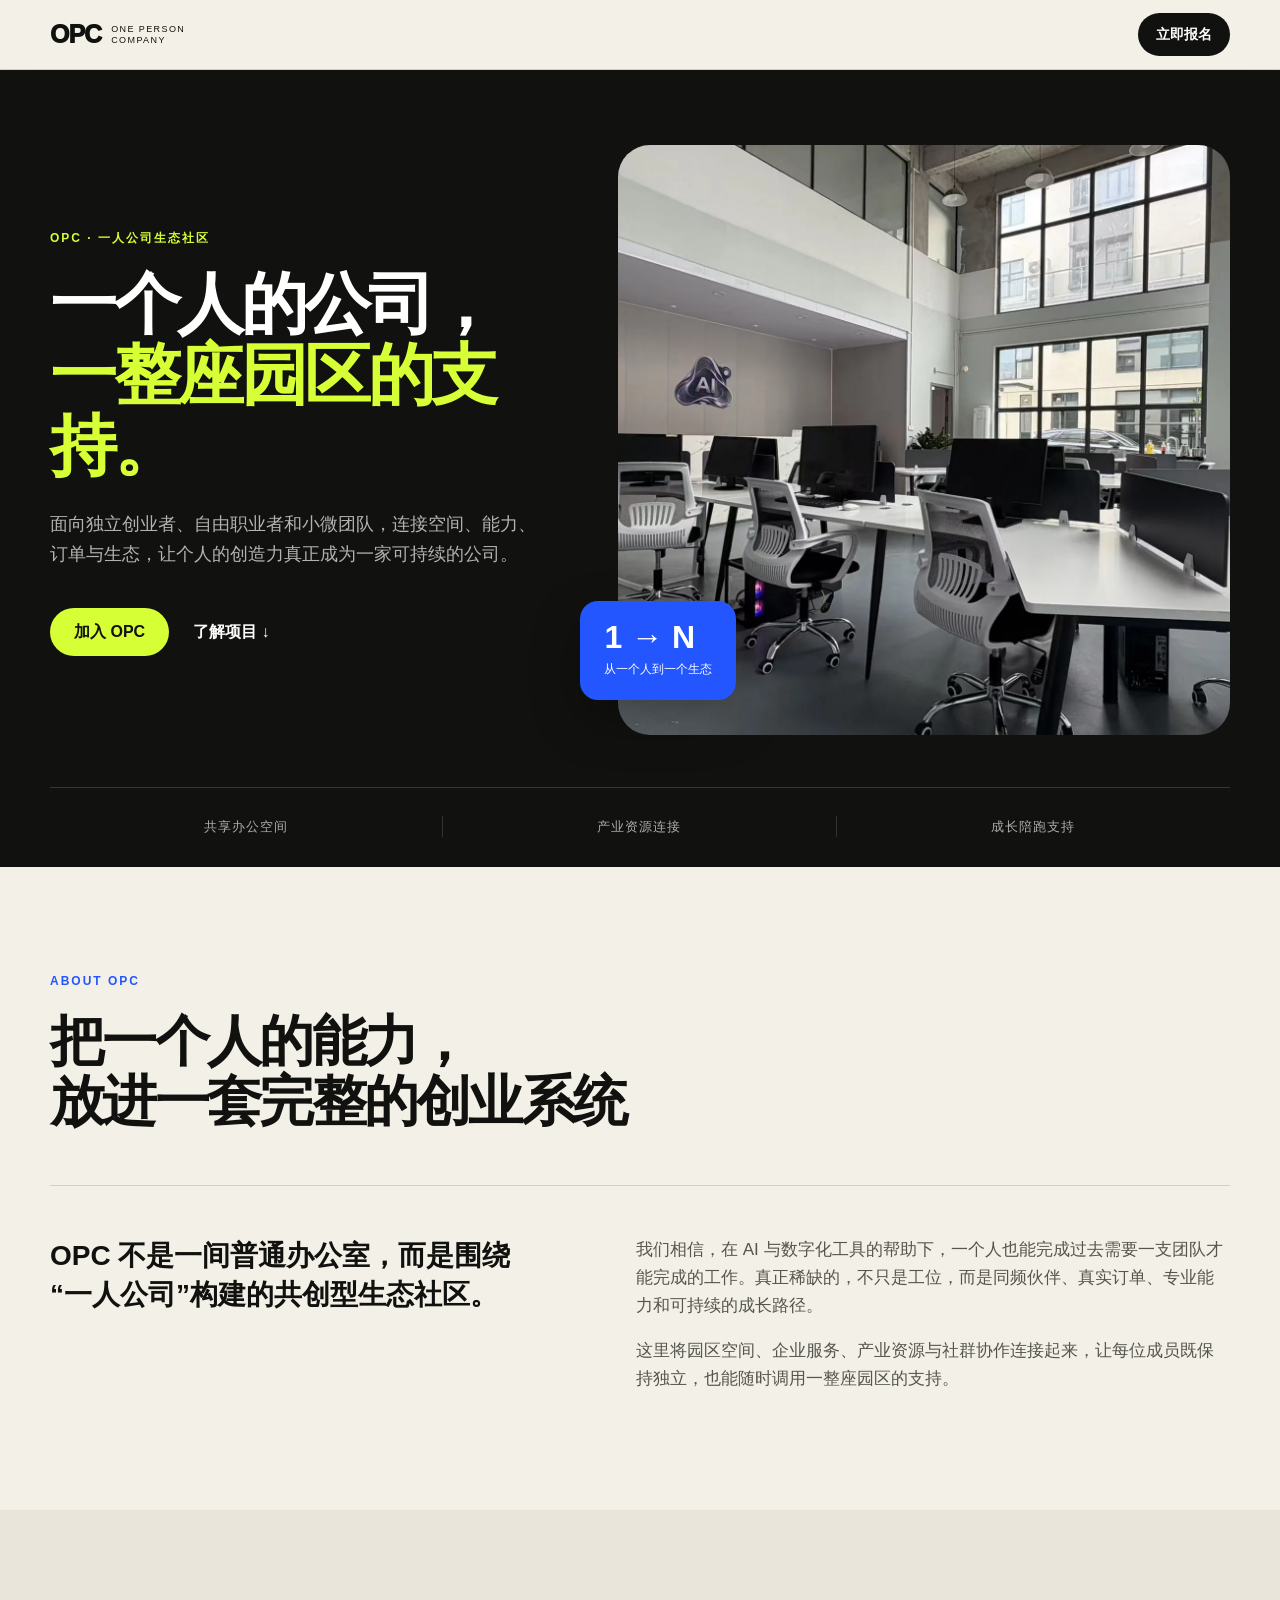
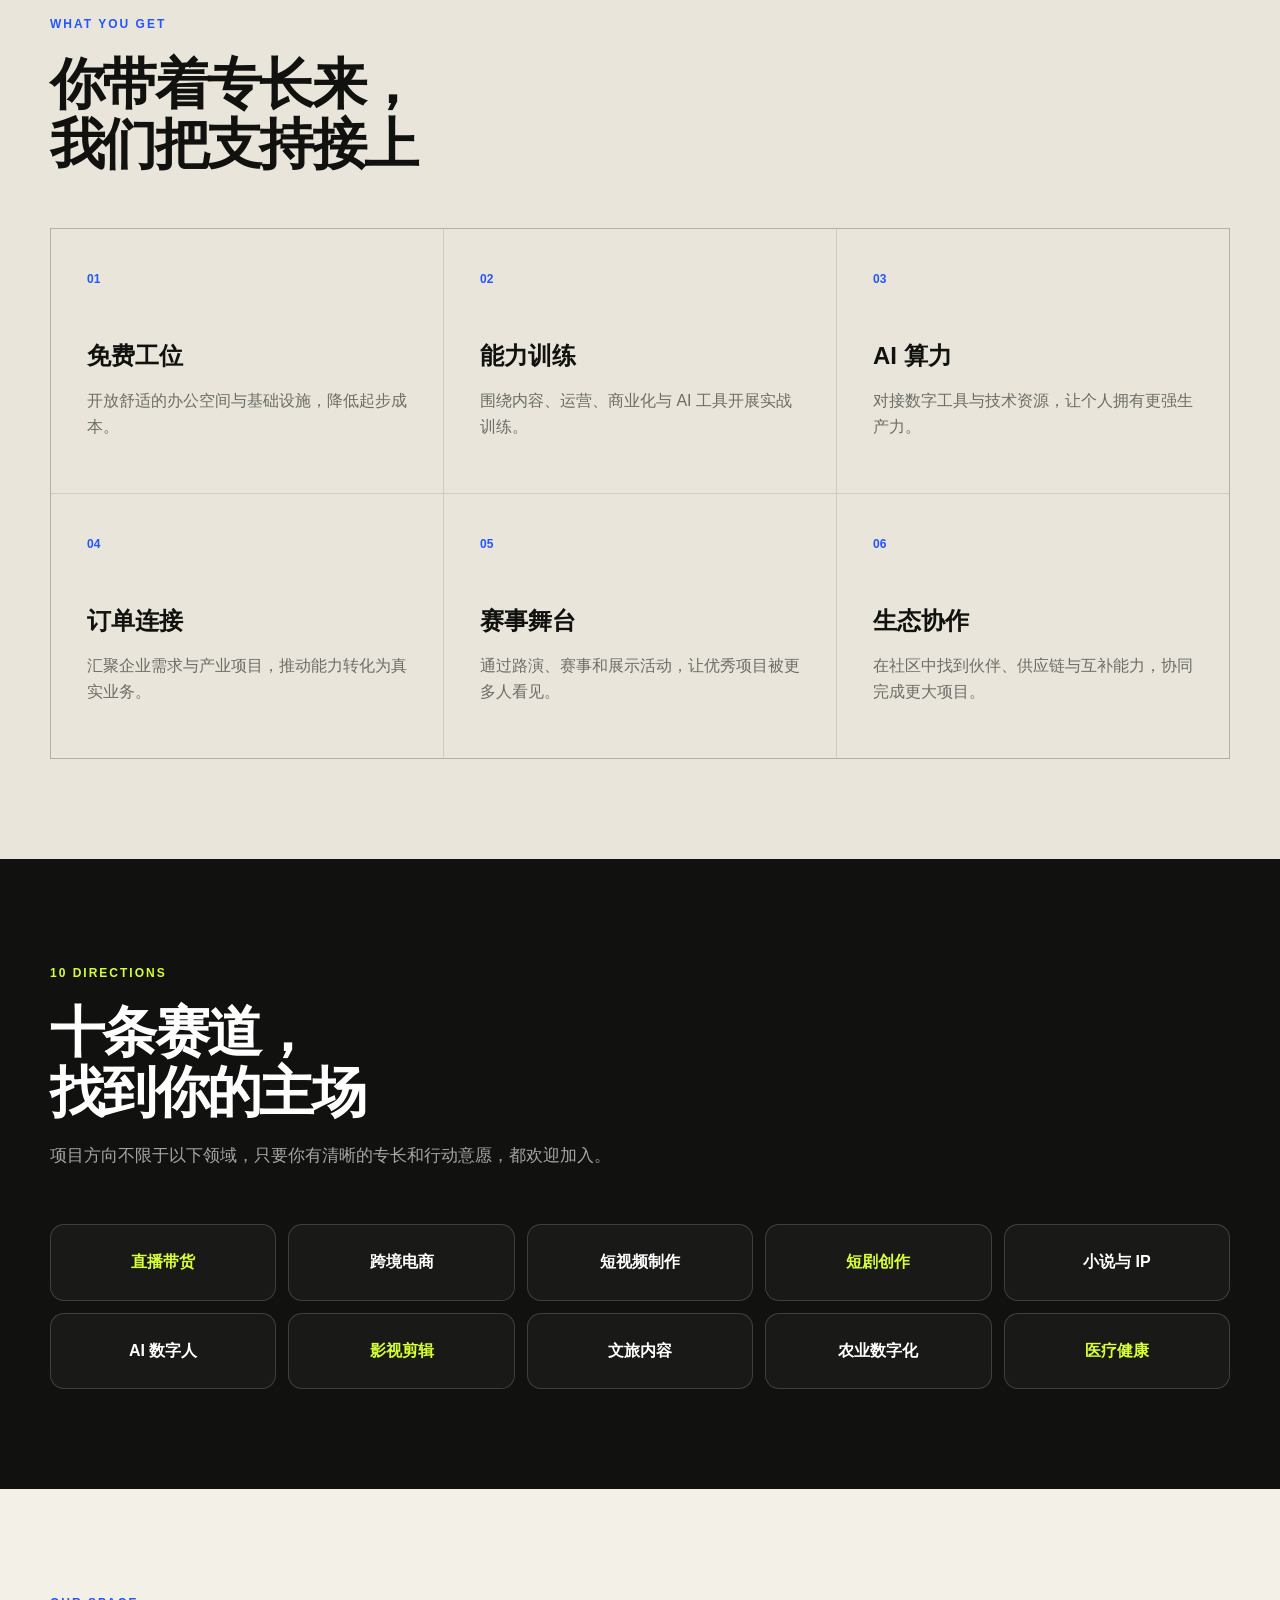
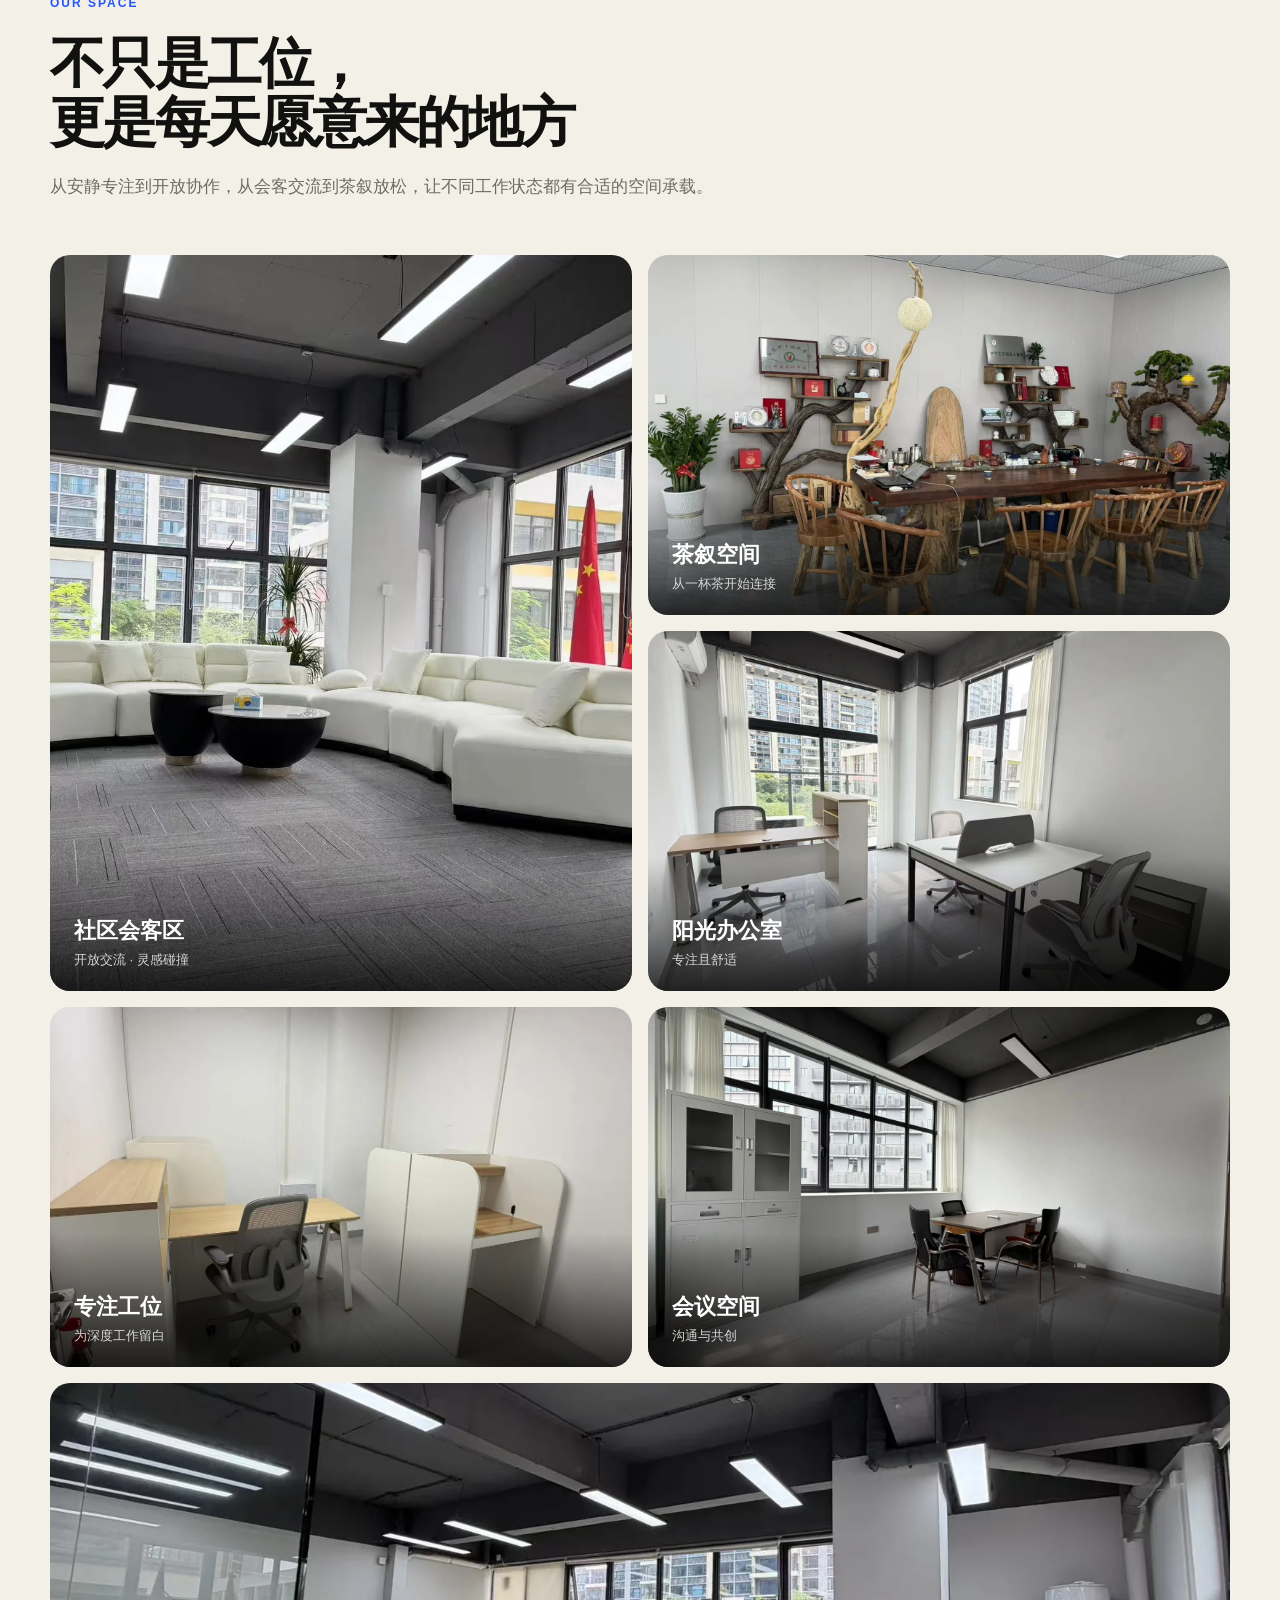
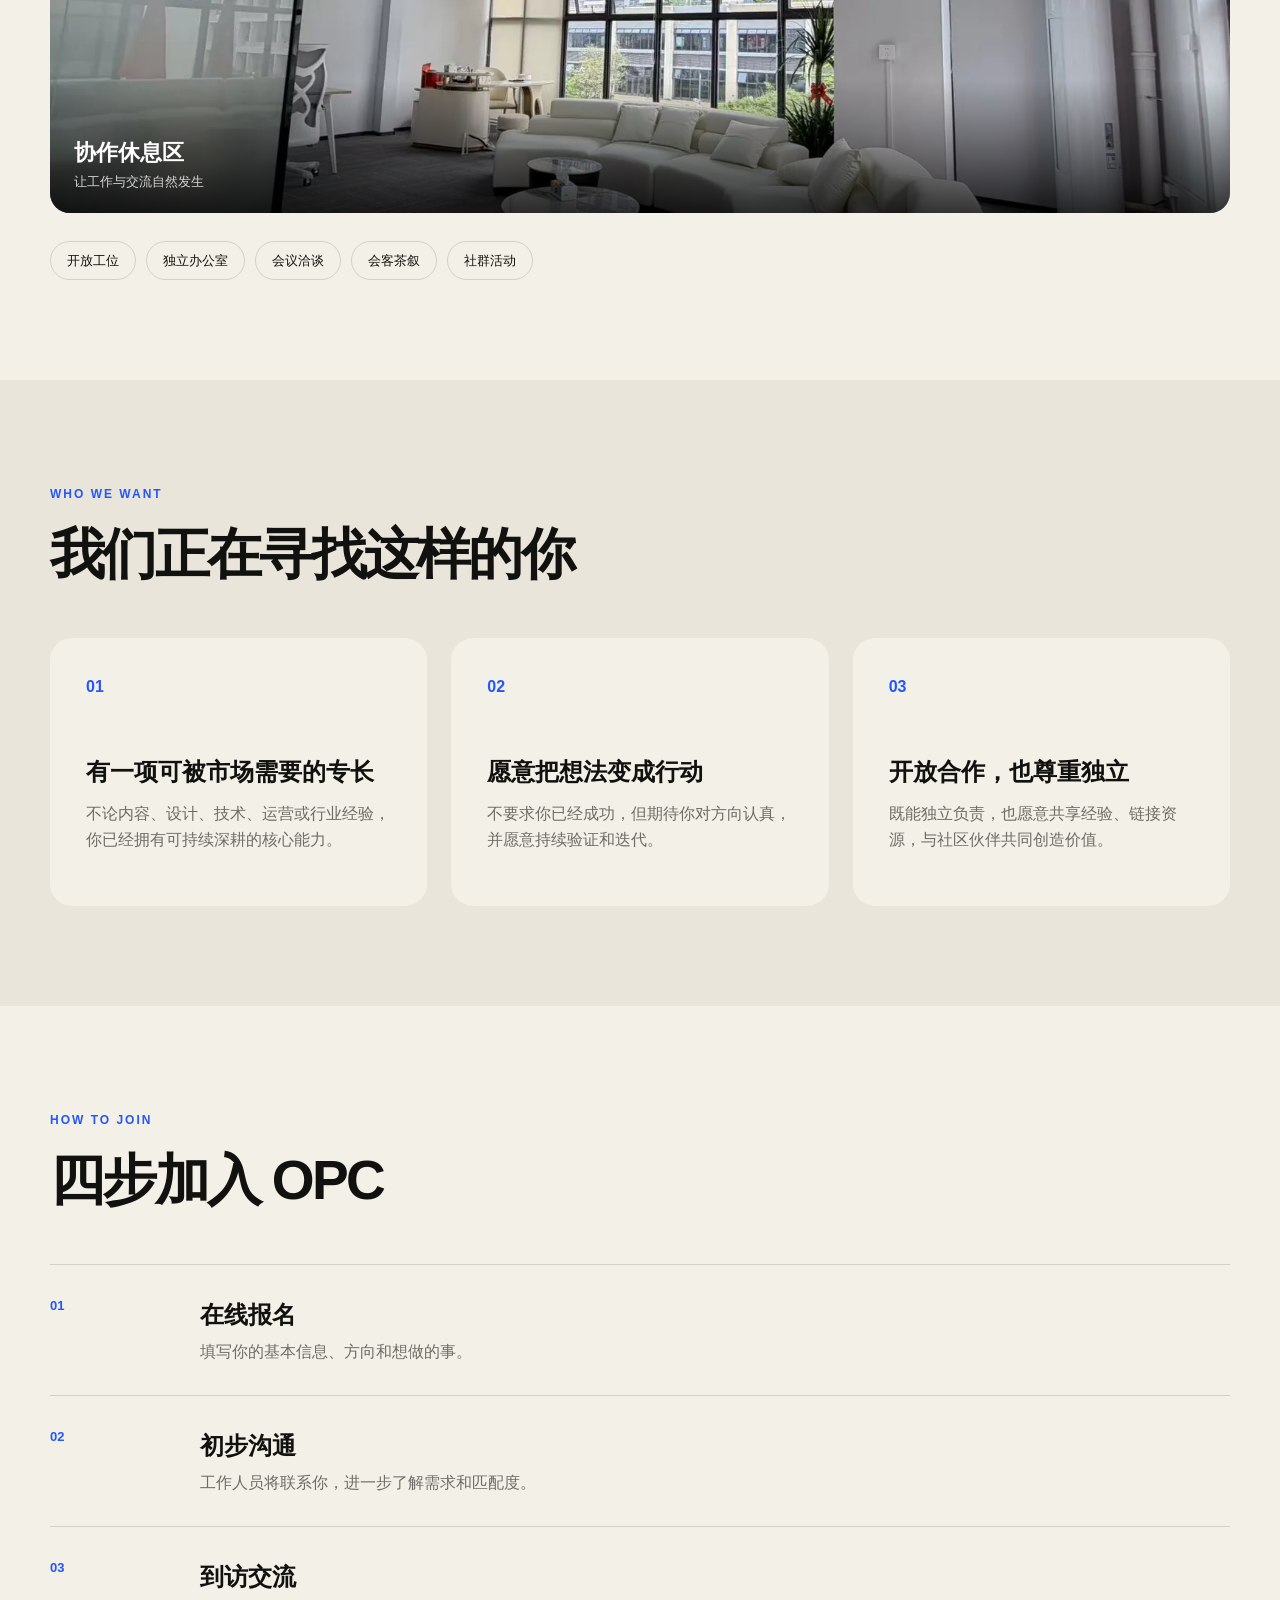
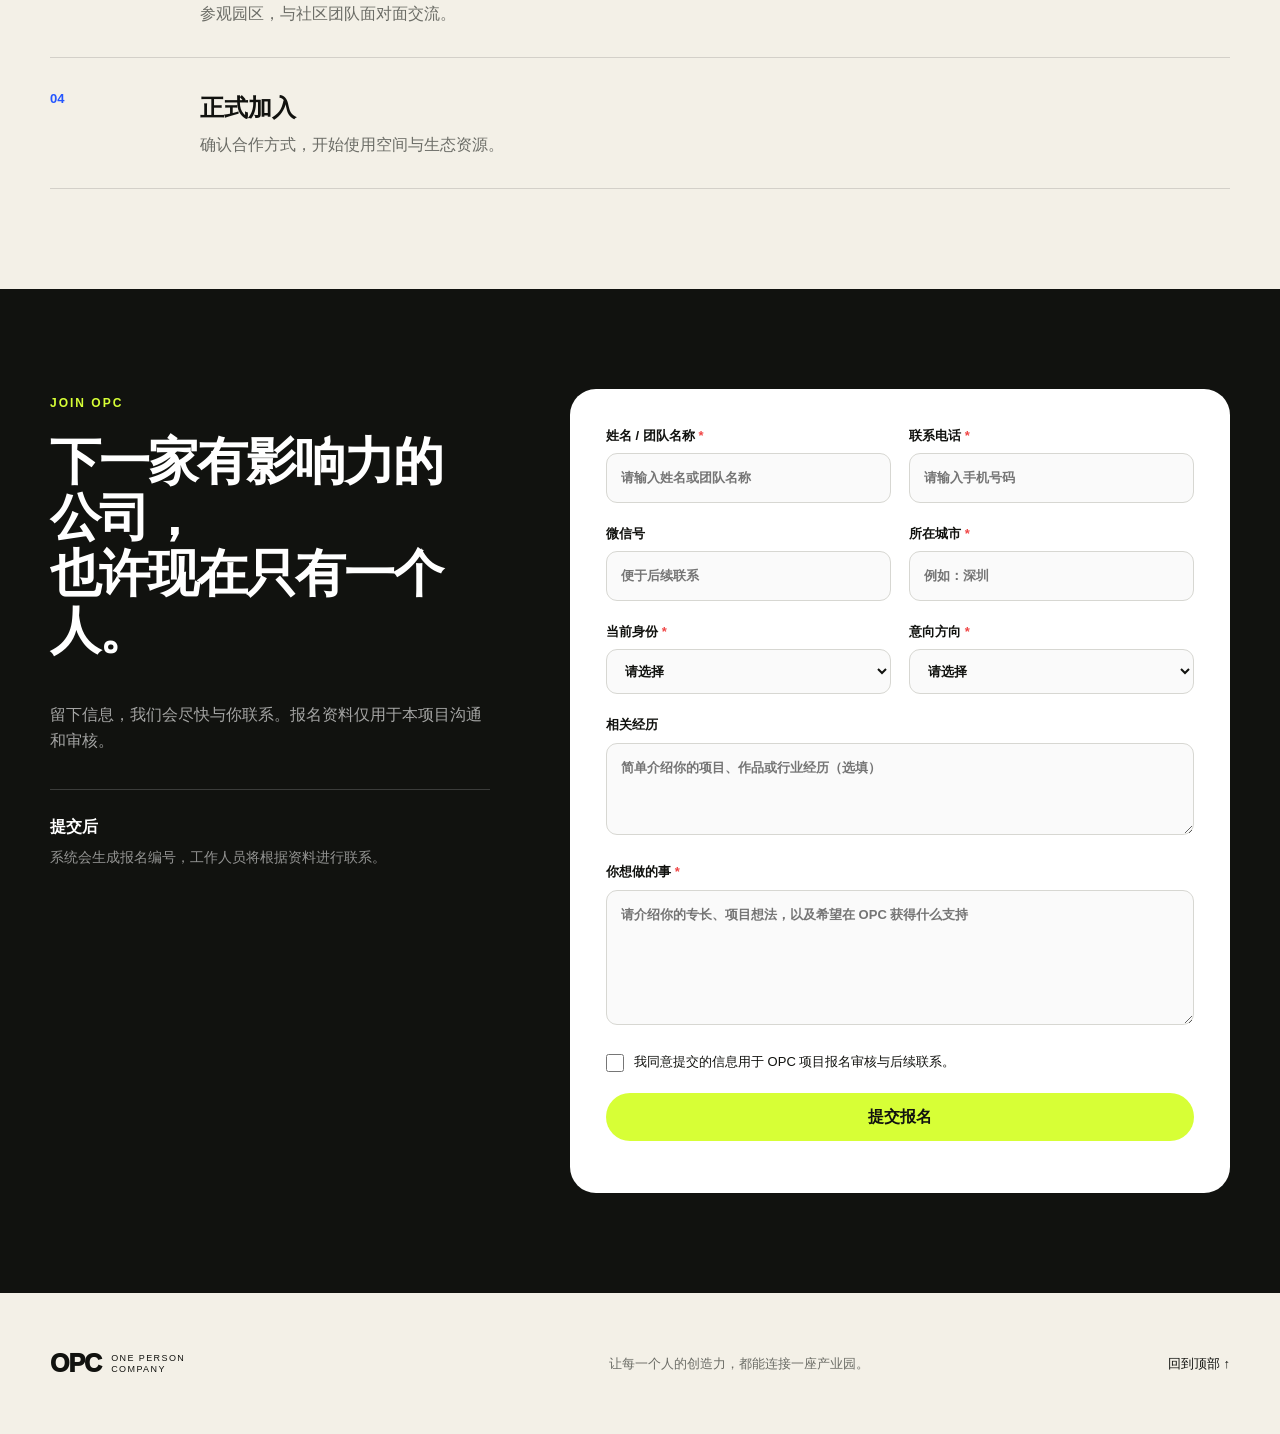
<file: index.html>
<!doctype html>
<html lang="zh-CN">
<head>
  <meta charset="UTF-8">
  <meta name="viewport" content="width=device-width,initial-scale=1,viewport-fit=cover">
  <meta name="format-detection" content="telephone=no">
  <meta name="theme-color" content="#2456ff">
  <meta name="description" content="OPC 一人公司生态社区招募，让一个人的公司获得一整座园区的支持。">
  <title>OPC 一人公司生态社区招募</title>
  <link rel="stylesheet" href="/assets/css/site.css?v=1.0.0">
  <script defer src="/assets/js/site.js?v=1.0.0"></script>
</head>
<body>
  <header class="topbar"><a class="brand" href="#top" aria-label="返回顶部"><span>OPC</span><small>ONE PERSON COMPANY</small></a><a class="top-cta" href="#signup">立即报名</a></header>
  <main id="top">
    <section class="hero section-dark">
      <div class="hero-grid">
        <div class="hero-copy reveal">
          <span class="eyebrow light">OPC · 一人公司生态社区</span>
          <h1>一个人的公司，<br><em>一整座园区的支持。</em></h1>
          <p>面向独立创业者、自由职业者和小微团队，连接空间、能力、订单与生态，让个人的创造力真正成为一家可持续的公司。</p>
          <div class="hero-actions"><a class="btn accent" href="#signup">加入 OPC</a><a class="text-link light" href="#about">了解项目 ↓</a></div>
        </div>
        <div class="hero-visual reveal"><img src="/assets/environment/ai-workspace.webp" alt="OPC 现代化共享办公空间"><div class="hero-badge"><strong>1 → N</strong><span>从一个人到一个生态</span></div></div>
      </div>
      <div class="quick-facts"><span>共享办公空间</span><span>产业资源连接</span><span>成长陪跑支持</span></div>
    </section>

    <section id="about" class="section intro">
      <div class="section-head reveal"><span class="eyebrow">ABOUT OPC</span><h2>把一个人的能力，<br>放进一套完整的创业系统</h2></div>
      <div class="intro-grid">
        <p class="lead reveal">OPC 不是一间普通办公室，而是围绕“一人公司”构建的共创型生态社区。</p>
        <div class="body-copy reveal"><p>我们相信，在 AI 与数字化工具的帮助下，一个人也能完成过去需要一支团队才能完成的工作。真正稀缺的，不只是工位，而是同频伙伴、真实订单、专业能力和可持续的成长路径。</p><p>这里将园区空间、企业服务、产业资源与社群协作连接起来，让每位成员既保持独立，也能随时调用一整座园区的支持。</p></div>
      </div>
    </section>

    <section class="section support section-paper">
      <div class="section-head reveal"><span class="eyebrow">WHAT YOU GET</span><h2>你带着专长来，<br>我们把支持接上</h2></div>
      <div class="card-grid six">
        <article class="feature reveal"><b>01</b><h3>免费工位</h3><p>开放舒适的办公空间与基础设施，降低起步成本。</p></article>
        <article class="feature reveal"><b>02</b><h3>能力训练</h3><p>围绕内容、运营、商业化与 AI 工具开展实战训练。</p></article>
        <article class="feature reveal"><b>03</b><h3>AI 算力</h3><p>对接数字工具与技术资源，让个人拥有更强生产力。</p></article>
        <article class="feature reveal"><b>04</b><h3>订单连接</h3><p>汇聚企业需求与产业项目，推动能力转化为真实业务。</p></article>
        <article class="feature reveal"><b>05</b><h3>赛事舞台</h3><p>通过路演、赛事和展示活动，让优秀项目被更多人看见。</p></article>
        <article class="feature reveal"><b>06</b><h3>生态协作</h3><p>在社区中找到伙伴、供应链与互补能力，协同完成更大项目。</p></article>
      </div>
    </section>

    <section class="section directions section-dark">
      <div class="section-head reveal"><span class="eyebrow light">10 DIRECTIONS</span><h2>十条赛道，<br>找到你的主场</h2><p>项目方向不限于以下领域，只要你有清晰的专长和行动意愿，都欢迎加入。</p></div>
      <div class="direction-list">
        <span>直播带货</span><span>跨境电商</span><span>短视频制作</span><span>短剧创作</span><span>小说与 IP</span><span>AI 数字人</span><span>影视剪辑</span><span>文旅内容</span><span>农业数字化</span><span>医疗健康</span>
      </div>
    </section>

    <section id="environment" class="section environment">
      <div class="section-head reveal"><span class="eyebrow">OUR SPACE</span><h2>不只是工位，<br>更是每天愿意来的地方</h2><p>从安静专注到开放协作，从会客交流到茶叙放松，让不同工作状态都有合适的空间承载。</p></div>
      <div class="gallery">
        <figure class="gallery-main reveal"><img src="/assets/environment/community-lounge.webp" alt="明亮开阔的 OPC 社区会客区" loading="lazy"><figcaption><strong>社区会客区</strong><span>开放交流 · 灵感碰撞</span></figcaption></figure>
        <figure class="reveal"><img src="/assets/environment/tea-room.webp" alt="OPC 茶叙空间" loading="lazy"><figcaption><strong>茶叙空间</strong><span>从一杯茶开始连接</span></figcaption></figure>
        <figure class="reveal"><img src="/assets/environment/sunlit-office.webp" alt="采光充足的独立办公室" loading="lazy"><figcaption><strong>阳光办公室</strong><span>专注且舒适</span></figcaption></figure>
        <figure class="reveal"><img src="/assets/environment/focus-booths.webp" alt="独立专注工位" loading="lazy"><figcaption><strong>专注工位</strong><span>为深度工作留白</span></figcaption></figure>
        <figure class="reveal"><img src="/assets/environment/meeting-room.webp" alt="明亮会议室" loading="lazy"><figcaption><strong>会议空间</strong><span>沟通与共创</span></figcaption></figure>
        <figure class="gallery-wide reveal"><img src="/assets/environment/collaboration-lounge.webp" alt="宽敞的协作休息区" loading="lazy"><figcaption><strong>协作休息区</strong><span>让工作与交流自然发生</span></figcaption></figure>
      </div>
      <div class="space-tags"><span>开放工位</span><span>独立办公室</span><span>会议洽谈</span><span>会客茶叙</span><span>社群活动</span></div>
    </section>

    <section class="section fit section-paper">
      <div class="section-head reveal"><span class="eyebrow">WHO WE WANT</span><h2>我们正在寻找这样的你</h2></div>
      <div class="fit-grid">
        <article class="reveal"><span>01</span><h3>有一项可被市场需要的专长</h3><p>不论内容、设计、技术、运营或行业经验，你已经拥有可持续深耕的核心能力。</p></article>
        <article class="reveal"><span>02</span><h3>愿意把想法变成行动</h3><p>不要求你已经成功，但期待你对方向认真，并愿意持续验证和迭代。</p></article>
        <article class="reveal"><span>03</span><h3>开放合作，也尊重独立</h3><p>既能独立负责，也愿意共享经验、链接资源，与社区伙伴共同创造价值。</p></article>
      </div>
    </section>

    <section class="section process">
      <div class="section-head reveal"><span class="eyebrow">HOW TO JOIN</span><h2>四步加入 OPC</h2></div>
      <ol class="process-list"><li><b>01</b><div><h3>在线报名</h3><p>填写你的基本信息、方向和想做的事。</p></div></li><li><b>02</b><div><h3>初步沟通</h3><p>工作人员将联系你，进一步了解需求和匹配度。</p></div></li><li><b>03</b><div><h3>到访交流</h3><p>参观园区，与社区团队面对面交流。</p></div></li><li><b>04</b><div><h3>正式加入</h3><p>确认合作方式，开始使用空间与生态资源。</p></div></li></ol>
    </section>

    <section id="signup" class="section signup section-dark">
      <div class="signup-grid">
        <div class="signup-copy reveal"><span class="eyebrow light">JOIN OPC</span><h2>下一家有影响力的公司，<br>也许现在只有一个人。</h2><p>留下信息，我们会尽快与你联系。报名资料仅用于本项目沟通和审核。</p><div class="contact-note"><strong>提交后</strong><span>系统会生成报名编号，工作人员将根据资料进行联系。</span></div></div>
        <form id="signupForm" class="signup-form reveal" novalidate>
          <div class="form-row"><label>姓名 / 团队名称 <em>*</em><input name="name" maxlength="80" required placeholder="请输入姓名或团队名称"></label><label>联系电话 <em>*</em><input name="phone" type="tel" inputmode="tel" maxlength="30" required placeholder="请输入手机号码"></label></div>
          <div class="form-row"><label>微信号<input name="wechat" maxlength="80" placeholder="便于后续联系"></label><label>所在城市 <em>*</em><input name="city" maxlength="100" required placeholder="例如：深圳"></label></div>
          <div class="form-row"><label>当前身份 <em>*</em><select name="identity" required><option value="">请选择</option><option>独立创业者</option><option>自由职业者</option><option>个体工商户</option><option>小微团队负责人</option><option>在校大学生</option><option>其他</option></select></label><label>意向方向 <em>*</em><select name="direction" required><option value="">请选择</option><option>直播带货</option><option>跨境电商</option><option>短视频制作</option><option>短剧创作</option><option>小说与 IP</option><option>AI 数字人</option><option>影视剪辑</option><option>文旅内容</option><option>农业数字化</option><option>医疗健康</option><option>其他方向</option></select></label></div>
          <label>相关经历<textarea name="experience" maxlength="2000" rows="3" placeholder="简单介绍你的项目、作品或行业经历（选填）"></textarea></label>
          <label>你想做的事 <em>*</em><textarea name="introduction" maxlength="3000" rows="5" required placeholder="请介绍你的专长、项目想法，以及希望在 OPC 获得什么支持"></textarea></label>
          <label class="consent"><input type="checkbox" name="consent" value="true" required><span>我同意提交的信息用于 OPC 项目报名审核与后续联系。</span></label>
          <label class="hp" aria-hidden="true">网站<input name="website" tabindex="-1" autocomplete="off"></label>
          <button class="btn accent submit-btn" type="submit"><span>提交报名</span></button><p class="form-message" id="formMessage" role="status" aria-live="polite"></p>
        </form>
      </div>
    </section>
  </main>
  <footer><div class="brand footer-brand"><span>OPC</span><small>ONE PERSON COMPANY</small></div><p>让每一个人的创造力，都能连接一座产业园。</p><a href="#top">回到顶部 ↑</a></footer>
  <div class="mobile-apply"><a href="#signup">立即报名加入 OPC</a></div>
</body>
</html>
</file>
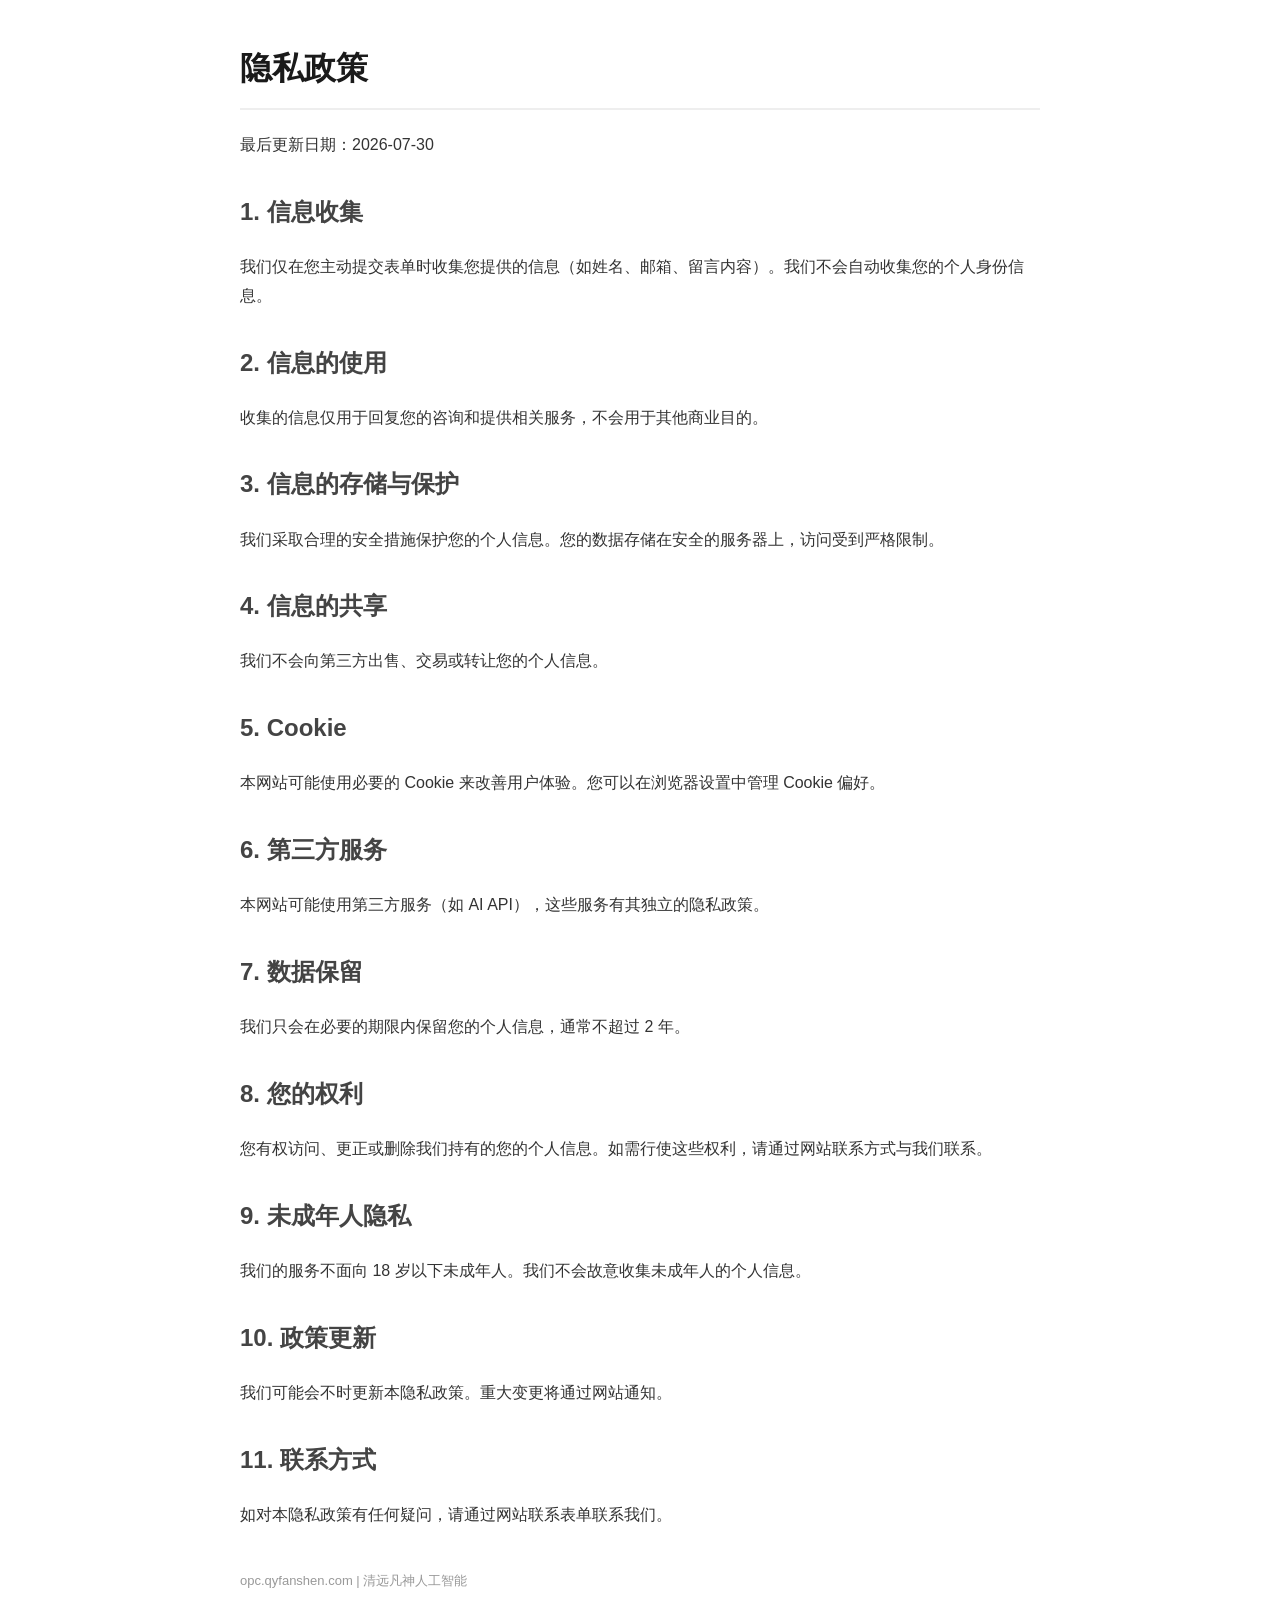
<file: privacy.html>
<!DOCTYPE html>
<html lang="zh-CN">
<head>
  <meta charset="UTF-8">
  <meta name="viewport" content="width=device-width, initial-scale=1.0">
  <title>隐私政策 - opc.qyfanshen.com</title>
  <meta name="robots" content="noindex">
  <style>
    body { font-family: -apple-system,BlinkMacSystemFont,"Segoe UI",Roboto,sans-serif; max-width:800px; margin:40px auto; padding:0 20px; line-height:1.8; color:#333; }
    h1 { color:#1a1a1a; border-bottom:2px solid #eee; padding-bottom:10px; }
    h2 { color:#444; margin-top:30px; }
  </style>
</head>
<body>
  <h1>隐私政策</h1>
  <p>最后更新日期：2026-07-30</p>

  <h2>1. 信息收集</h2>
  <p>我们仅在您主动提交表单时收集您提供的信息（如姓名、邮箱、留言内容）。我们不会自动收集您的个人身份信息。</p>

  <h2>2. 信息的使用</h2>
  <p>收集的信息仅用于回复您的咨询和提供相关服务，不会用于其他商业目的。</p>

  <h2>3. 信息的存储与保护</h2>
  <p>我们采取合理的安全措施保护您的个人信息。您的数据存储在安全的服务器上，访问受到严格限制。</p>

  <h2>4. 信息的共享</h2>
  <p>我们不会向第三方出售、交易或转让您的个人信息。</p>

  <h2>5. Cookie</h2>
  <p>本网站可能使用必要的 Cookie 来改善用户体验。您可以在浏览器设置中管理 Cookie 偏好。</p>

  <h2>6. 第三方服务</h2>
  <p>本网站可能使用第三方服务（如 AI API），这些服务有其独立的隐私政策。</p>

  <h2>7. 数据保留</h2>
  <p>我们只会在必要的期限内保留您的个人信息，通常不超过 2 年。</p>

  <h2>8. 您的权利</h2>
  <p>您有权访问、更正或删除我们持有的您的个人信息。如需行使这些权利，请通过网站联系方式与我们联系。</p>

  <h2>9. 未成年人隐私</h2>
  <p>我们的服务不面向 18 岁以下未成年人。我们不会故意收集未成年人的个人信息。</p>

  <h2>10. 政策更新</h2>
  <p>我们可能会不时更新本隐私政策。重大变更将通过网站通知。</p>

  <h2>11. 联系方式</h2>
  <p>如对本隐私政策有任何疑问，请通过网站联系表单联系我们。</p>

  <p style="margin-top:40px;color:#999;font-size:13px;">
    opc.qyfanshen.com | 清远凡神人工智能
  </p>
</body>
</html>
</file>
<file: assets/css/site.css>
:root{--blue:#2456ff;--lime:#d7ff36;--ink:#11120f;--paper:#f3f0e7;--white:#fff;--muted:#6c6d67;--line:rgba(17,18,15,.14);--radius:22px;--max:1180px}*{box-sizing:border-box}html{scroll-behavior:smooth}body{margin:0;background:var(--paper);color:var(--ink);font-family:-apple-system,BlinkMacSystemFont,"Segoe UI","PingFang SC","Hiragino Sans GB","Microsoft YaHei",sans-serif;line-height:1.65;-webkit-font-smoothing:antialiased}img{display:block;width:100%}a{color:inherit;text-decoration:none}button,input,select,textarea{font:inherit}.topbar{height:70px;padding:0 max(22px,calc((100vw - var(--max))/2));display:flex;align-items:center;justify-content:space-between;background:rgba(243,240,231,.94);backdrop-filter:blur(14px);position:sticky;top:0;z-index:50;border-bottom:1px solid var(--line)}.brand{display:flex;align-items:center;gap:10px}.brand span{font-size:25px;font-weight:950;letter-spacing:-1px}.brand small{font-size:9px;letter-spacing:1.4px;line-height:1.2;max-width:80px}.top-cta{background:var(--ink);color:white;padding:10px 18px;border-radius:999px;font-size:14px;font-weight:700}.section{padding:100px max(22px,calc((100vw - var(--max))/2))}.section-dark{background:var(--ink);color:var(--white)}.section-paper{background:#e9e5da}.hero{padding-top:75px;padding-bottom:30px;overflow:hidden}.hero-grid{max-width:var(--max);margin:auto;display:grid;grid-template-columns:.9fr 1.1fr;gap:68px;align-items:center}.eyebrow{font-size:12px;font-weight:800;letter-spacing:2px;color:var(--blue);display:inline-block;margin-bottom:20px}.eyebrow.light{color:var(--lime)}h1,h2,h3,p{margin-top:0}h1{font-size:clamp(43px,5.2vw,78px);line-height:1.07;letter-spacing:-3.5px;margin-bottom:28px}h1 em{font-style:normal;color:var(--lime)}.hero-copy>p{font-size:18px;color:rgba(255,255,255,.68);max-width:580px}.hero-actions{display:flex;gap:24px;align-items:center;margin-top:38px}.btn{display:inline-flex;min-height:48px;align-items:center;justify-content:center;padding:11px 24px;border:0;border-radius:999px;font-weight:800;cursor:pointer}.btn.accent{background:var(--lime);color:var(--ink)}.btn.primary{background:var(--blue);color:#fff}.btn.secondary{background:#fff;border:1px solid var(--line)}.btn:disabled{opacity:.6;cursor:wait}.text-link{font-weight:700}.text-link.light{color:#fff}.hero-visual{position:relative}.hero-visual img{height:590px;object-fit:cover;border-radius:32px}.hero-badge{position:absolute;left:-38px;bottom:35px;background:var(--blue);padding:20px 24px;border-radius:18px;box-shadow:0 20px 50px rgba(0,0,0,.3)}.hero-badge strong,.hero-badge span{display:block}.hero-badge strong{font-size:32px;line-height:1}.hero-badge span{font-size:12px;margin-top:7px}.quick-facts{max-width:var(--max);margin:52px auto 0;border-top:1px solid rgba(255,255,255,.16);display:grid;grid-template-columns:repeat(3,1fr);padding-top:28px;color:rgba(255,255,255,.65);font-size:13px;letter-spacing:1px}.quick-facts span{text-align:center;border-right:1px solid rgba(255,255,255,.14)}.quick-facts span:last-child{border:0}.section-head{max-width:760px;margin-bottom:54px}.section-head h2{font-size:clamp(36px,4.3vw,64px);line-height:1.08;letter-spacing:-2.7px;margin-bottom:20px}.section-head>p{font-size:17px;color:var(--muted);max-width:680px}.section-dark .section-head>p{color:rgba(255,255,255,.62)}.intro-grid{display:grid;grid-template-columns:.9fr 1.1fr;gap:100px;border-top:1px solid var(--line);padding-top:50px}.lead{font-size:28px;line-height:1.4;font-weight:750}.body-copy{font-size:17px;color:#55564f}.card-grid.six{display:grid;grid-template-columns:repeat(3,1fr);gap:1px;background:rgba(17,18,15,.12);border:1px solid var(--line)}.feature{background:#e9e5da;padding:36px;min-height:250px}.feature b{color:var(--blue);font-size:12px}.feature h3{font-size:24px;margin:45px 0 12px}.feature p{color:var(--muted)}.direction-list{display:grid;grid-template-columns:repeat(5,1fr);gap:12px}.direction-list span{border:1px solid rgba(255,255,255,.17);border-radius:14px;padding:24px 12px;text-align:center;font-weight:700;background:rgba(255,255,255,.035)}.direction-list span:nth-child(3n+1){color:var(--lime)}.gallery{display:grid;grid-template-columns:repeat(2,1fr);gap:16px}.gallery figure{position:relative;margin:0;min-height:360px;overflow:hidden;border-radius:20px;background:#ddd}.gallery figure.gallery-main{grid-row:span 2;min-height:736px}.gallery figure.gallery-wide{grid-column:span 2;min-height:430px}.gallery img{height:100%;position:absolute;object-fit:cover;transition:transform .7s ease}.gallery figure:hover img{transform:scale(1.025)}.gallery figcaption{position:absolute;inset:auto 0 0;padding:55px 24px 20px;color:white;background:linear-gradient(transparent,rgba(0,0,0,.78))}.gallery figcaption strong,.gallery figcaption span{display:block}.gallery figcaption strong{font-size:22px}.gallery figcaption span{font-size:13px;opacity:.8}.space-tags{display:flex;flex-wrap:wrap;gap:10px;margin-top:28px}.space-tags span{border:1px solid var(--line);border-radius:999px;padding:8px 16px;font-size:13px}.fit-grid{display:grid;grid-template-columns:repeat(3,1fr);gap:24px}.fit-grid article{background:var(--paper);border-radius:var(--radius);padding:36px}.fit-grid span{color:var(--blue);font-weight:900}.fit-grid h3{font-size:24px;line-height:1.3;margin:55px 0 14px}.fit-grid p{color:var(--muted)}.process-list{list-style:none;margin:0;padding:0;border-top:1px solid var(--line)}.process-list li{display:grid;grid-template-columns:130px 1fr;gap:20px;padding:30px 0;border-bottom:1px solid var(--line);align-items:start}.process-list b{font-size:13px;color:var(--blue)}.process-list h3{font-size:24px;margin-bottom:4px}.process-list p{color:var(--muted);margin-bottom:0}.signup-grid{display:grid;grid-template-columns:.8fr 1.2fr;gap:80px;align-items:start}.signup-copy{position:sticky;top:110px}.signup-copy h2{font-size:clamp(36px,4vw,58px);line-height:1.1;letter-spacing:-2px}.signup-copy>p{color:rgba(255,255,255,.62)}.contact-note{border-top:1px solid rgba(255,255,255,.18);padding-top:24px;margin-top:35px}.contact-note strong,.contact-note span{display:block}.contact-note span{color:rgba(255,255,255,.55);font-size:14px;margin-top:5px}.signup-form{background:#fff;color:var(--ink);border-radius:26px;padding:36px}.form-row{display:grid;grid-template-columns:1fr 1fr;gap:18px}label{display:block;font-size:13px;font-weight:700;margin-bottom:20px}label em{color:#f04545;font-style:normal}input,select,textarea{width:100%;border:1px solid #d7d7d2;border-radius:11px;background:#fafafa;padding:13px 14px;margin-top:7px;outline:none;color:var(--ink)}input:focus,select:focus,textarea:focus{border-color:var(--blue);box-shadow:0 0 0 3px rgba(36,86,255,.11)}textarea{resize:vertical}.consent{display:flex;gap:10px;align-items:flex-start;font-weight:400}.consent input{width:18px;height:18px;margin:3px 0 0;flex:none}.submit-btn{width:100%;font-size:16px}.hp{position:absolute!important;left:-9999px!important}.form-message{margin:16px 0 0;font-size:14px}.form-message.success{background:#eaf9d6;color:#315b00;padding:13px;border-radius:10px}.form-message.error,.admin-error{background:#ffe7e4;color:#9d2017;padding:13px;border-radius:10px}footer{padding:50px max(22px,calc((100vw - var(--max))/2));display:grid;grid-template-columns:1fr 1fr auto;align-items:center;gap:20px;background:var(--paper);font-size:13px}footer p{margin:0;color:var(--muted)}.mobile-apply{display:none}.reveal{opacity:0;transform:translateY(18px);transition:opacity .7s ease,transform .7s ease}.reveal.visible{opacity:1;transform:none}
/* 管理后台 */.admin-body{background:#f2f4f8;min-height:100vh}.login-card{width:min(440px,calc(100% - 36px));margin:12vh auto;background:#fff;border-radius:22px;padding:38px;box-shadow:0 24px 60px rgba(24,30,50,.1)}.login-card h1{font-size:32px;letter-spacing:-1px}.login-card p{color:var(--muted)}.login-card .btn{width:100%}.admin-error{margin-bottom:20px}.admin-header{max-width:1400px;margin:auto;padding:30px 24px;display:flex;align-items:center;justify-content:space-between}.admin-header h1{font-size:36px;margin:0;letter-spacing:-1.5px}.admin-header .eyebrow{margin:0}.admin-header nav{display:flex;gap:16px;align-items:center}.admin-main{max-width:1400px;margin:auto;padding:0 24px 50px}.stats{display:grid;grid-template-columns:repeat(3,1fr);gap:16px;margin-bottom:20px}.stats article{background:#fff;border-radius:16px;padding:24px}.stats strong,.stats span{display:block}.stats strong{font-size:34px;color:var(--blue)}.stats span{color:var(--muted);font-size:13px}.table-card{background:#fff;border-radius:18px;overflow:hidden}.table-scroll{overflow:auto}table{width:100%;border-collapse:collapse;min-width:1000px}th,td{text-align:left;padding:17px;border-bottom:1px solid #eceef2;vertical-align:top;font-size:14px}th{font-size:12px;color:#717681;background:#fafbfc;position:sticky;top:0}td small{display:block;color:#777b83;margin-top:4px}td details{margin-top:8px;max-width:360px}td summary{color:var(--blue);cursor:pointer}.status-form select{margin:0;min-width:110px;padding:8px}.empty{text-align:center;padding:60px;color:var(--muted)}.muted{color:var(--muted)}
@media(max-width:800px){body{padding-bottom:68px}.topbar{height:60px;padding:0 17px}.brand small{display:none}.top-cta{display:none}.section{padding:70px 20px}.hero{padding-top:46px}.hero-grid,.intro-grid,.signup-grid{grid-template-columns:1fr;gap:38px}.hero-grid{display:flex;flex-direction:column}.hero-copy{order:1}.hero-visual{order:2;width:100%}.hero-visual img{height:390px;border-radius:22px}h1{font-size:44px;letter-spacing:-2.2px}.hero-copy>p{font-size:16px}.hero-badge{left:14px;bottom:14px;padding:14px 17px}.hero-badge strong{font-size:25px}.quick-facts{margin-top:38px;grid-template-columns:1fr;gap:10px;padding-top:20px}.quick-facts span{border:0;text-align:left}.section-head{margin-bottom:36px}.section-head h2{font-size:38px;letter-spacing:-1.8px}.intro-grid{padding-top:30px}.lead{font-size:23px}.card-grid.six{grid-template-columns:1fr}.feature{min-height:0;padding:28px}.feature h3{margin:26px 0 8px}.direction-list{grid-template-columns:repeat(2,1fr)}.direction-list span{padding:18px 8px}.gallery{grid-template-columns:1fr;gap:12px}.gallery figure,.gallery figure.gallery-main,.gallery figure.gallery-wide{grid-column:auto;grid-row:auto;min-height:300px}.gallery figure.gallery-main{min-height:430px}.fit-grid{grid-template-columns:1fr}.fit-grid h3{margin-top:32px}.process-list li{grid-template-columns:52px 1fr}.signup-copy{position:static}.signup-form{padding:24px 18px;border-radius:20px}.form-row{grid-template-columns:1fr;gap:0}footer{grid-template-columns:1fr;padding:38px 20px}footer p{display:none}.mobile-apply{display:block;position:fixed;z-index:60;left:0;right:0;bottom:0;padding:9px 14px calc(9px + env(safe-area-inset-bottom));background:rgba(255,255,255,.94);backdrop-filter:blur(12px);border-top:1px solid var(--line)}.mobile-apply a{display:block;background:var(--blue);color:#fff;border-radius:999px;text-align:center;padding:11px;font-weight:800}.admin-header{align-items:flex-end}.admin-header h1{font-size:28px}.admin-header .btn{padding:8px 12px;min-height:40px}.stats{grid-template-columns:1fr}.login-card{padding:28px 22px}.admin-main{padding:0 14px 40px}.admin-header{padding:24px 14px}}@media(prefers-reduced-motion:reduce){html{scroll-behavior:auto}.reveal{opacity:1;transform:none;transition:none}}
</file>
